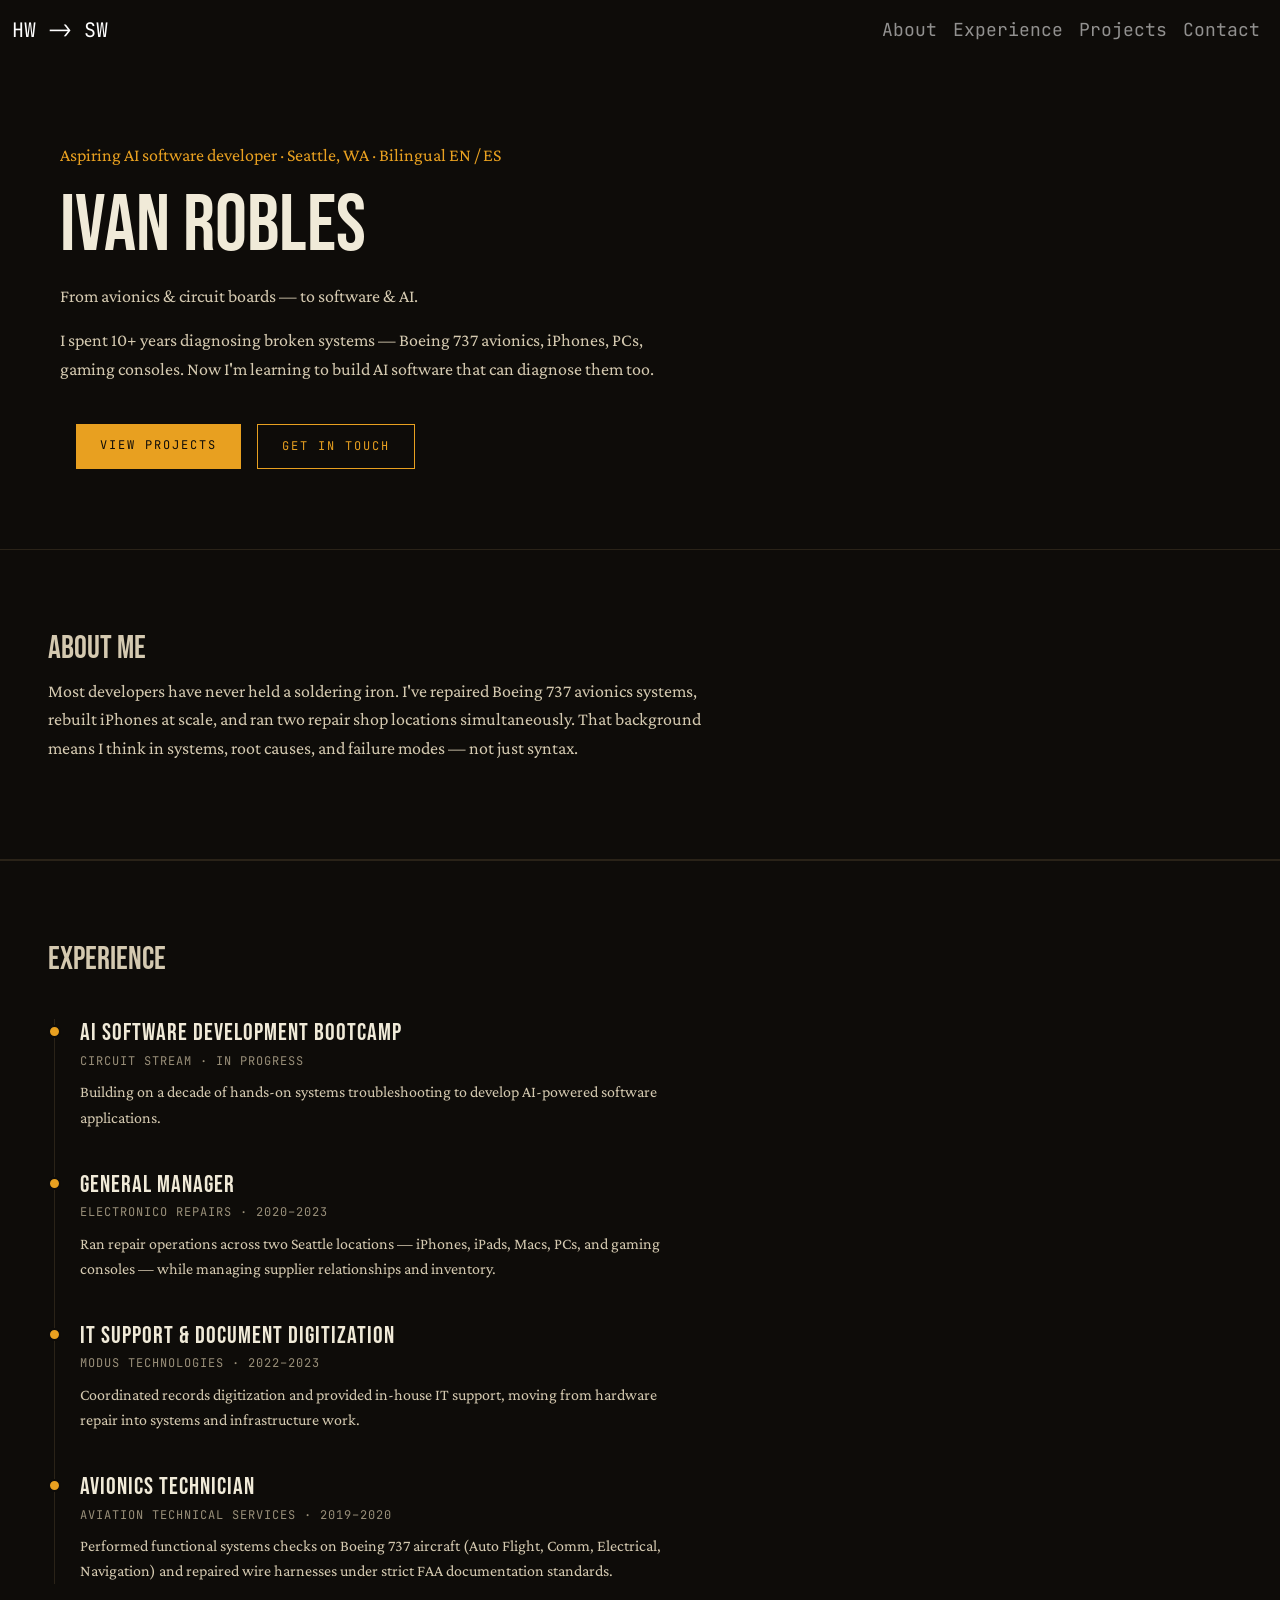
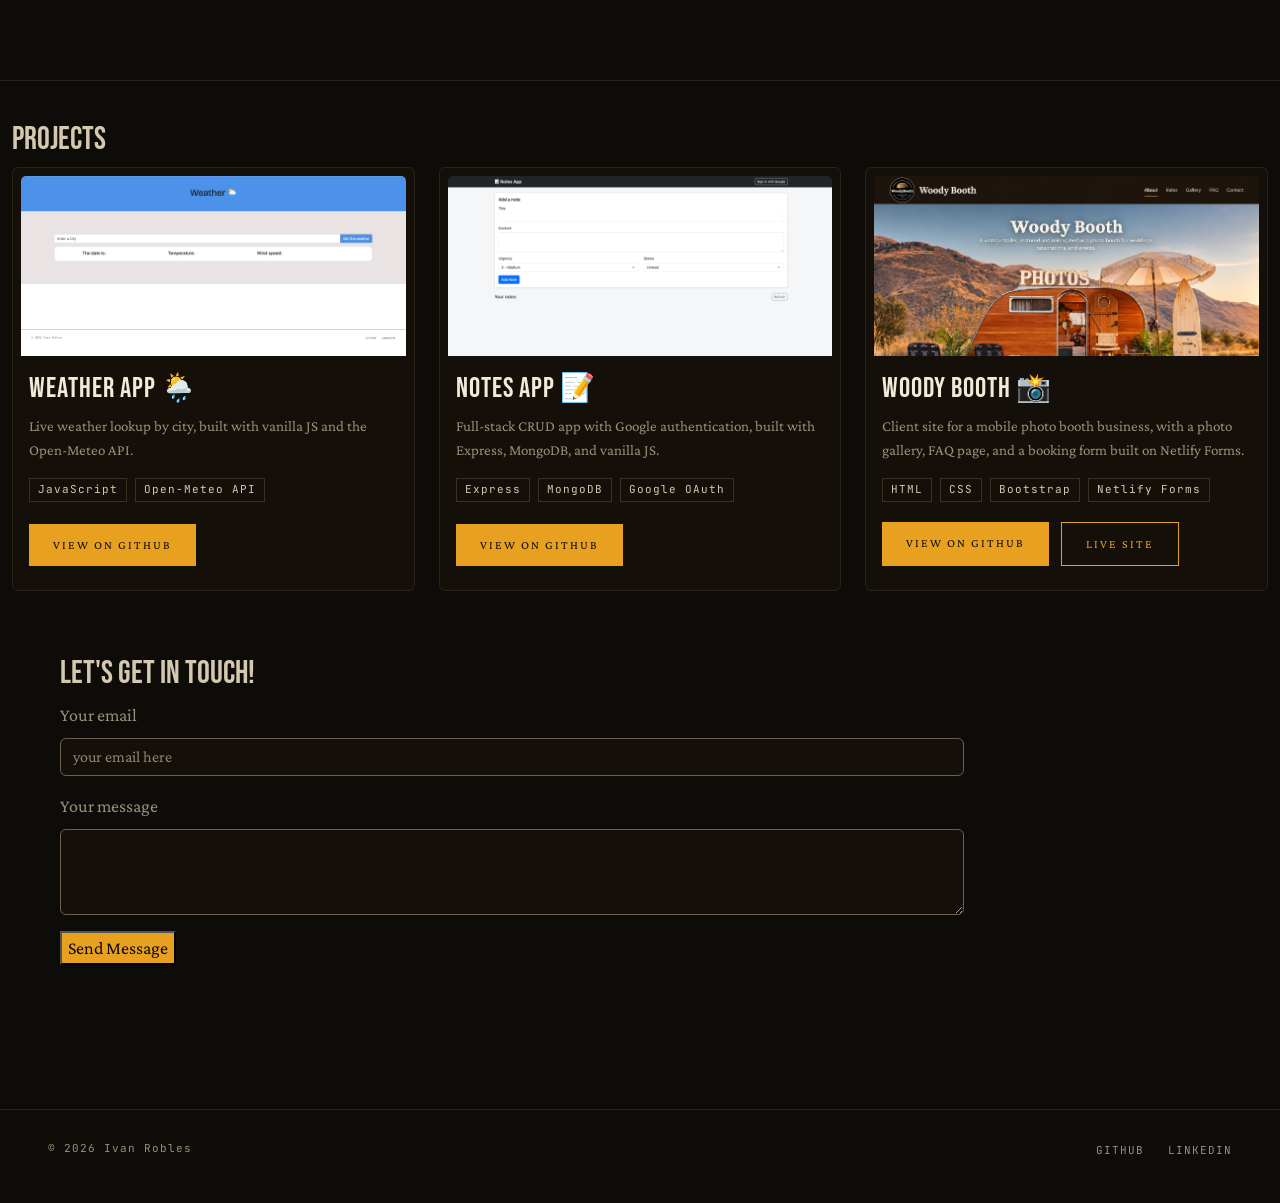
<file: index.html>
<!DOCTYPE html>
<html lang="en">

<head>
    <meta charset="UTF-8">
    <meta name="viewport" content="width=device-width, initial-scale=1.0">
    <title>Ivan Robles | Aspiring AI Software Developer</title>
    <meta name="description" content="Ivan Robles is a Seattle-based aspiring AI software developer with 10+ years of hardware and avionics troubleshooting experience. See his projects and get in touch.">

    <link href="https://cdn.jsdelivr.net/npm/bootstrap@5.3.8/dist/css/bootstrap.min.css" rel="stylesheet"
        integrity="sha384-sRIl4kxILFvY47J16cr9ZwB07vP4J8+LH7qKQnuqkuIAvNWLzeN8tE5YBujZqJLB" crossorigin="anonymous">
    <link rel="stylesheet" href="styles.css">
    <link
        href="https://fonts.googleapis.com/css2?family=Bebas+Neue&family=Crimson+Pro:ital,wght@0,300;0,400;1,300&family=JetBrains+Mono:wght@300;400;500&display=swap"
        rel="stylesheet">

</head>

<body>


    <header class="nav1 sticky-top">
        <nav class="navbar navbar-expand-lg" data-bs-theme="dark">
            <div class="container-fluid">
                <a class="navbar-brand" href="#">HW -> SW</a>
                <button class="navbar-toggler" type="button" data-bs-toggle="collapse" data-bs-target="#navbarNav"
                    aria-controls="navbarNav" aria-expanded="false" aria-label="Toggle navigation">
                    <span class="navbar-toggler-icon"></span>
                </button>
                <div class="collapse navbar-collapse" id="navbarNav">

                    <ul class="navbar-nav">
                        <li class="nav-item">
                            <a class="nav-link" href="#about">About</a>
                        </li>
                        <li class="nav-item">
                            <a class="nav-link" href="#experience">Experience</a>
                        </li>
                        <li class="nav-item">
                            <a class="nav-link" href="#projects">Projects</a>
                        </li>
                        <li class="nav-item">
                            <a class="nav-link" href="#contact">Contact</a>
                        </li>

                    </ul>
                </div>
            </div>
        </nav>
    </header>


    <div class="container-fluid">
        <div class="row g-4">
            <div class="col-12">
                <section class="hero" id="hero">
                    <p class="uphero">Aspiring AI software developer · Seattle, WA · Bilingual EN / ES</p>
                    <h1>Ivan Robles</h1>
                    <p class="hero-title">From avionics & circuit boards — to software & AI.</p>
                    <p class="hero-bio">
                        I spent 10+ years diagnosing broken systems — Boeing 737 avionics,
                        iPhones, PCs, gaming consoles. Now I'm learning to build AI software that can diagnose them too.
                    </p>
                    <div class="hero-buttons">
                        <div id="liveAlertPlaceholder"></div>
                        <a class="btn-solid" href="#projects">View Projects</a>
                        <a class="btn-outline" href="#contact">Get In Touch</a>
                    </div>
                </section>
            </div>


        </div>
    </div>

    <section class="about" id="about">
        <h2>About Me</h2>
        <p>
            Most developers have never held a soldering iron. I've repaired Boeing
            737 avionics systems, rebuilt iPhones at scale, and ran two repair shop
            locations simultaneously. That background means I think in systems,
            root causes, and failure modes — not just syntax.
        </p>

    </section>

<section class="experience" id="experience">
    <h2>Experience</h2>
    <div class="timeline">

        <div class="timeline-item">
            <div class="timeline-marker"></div>
            <div class="timeline-content">
                <h3 class="timeline-role">AI Software Development Bootcamp</h3>
                <p class="timeline-meta">Circuit Stream · In progress</p>
                <p class="timeline-desc">Building on a decade of hands-on systems troubleshooting to develop AI-powered software applications.</p>
            </div>
        </div>

        <div class="timeline-item">
            <div class="timeline-marker"></div>
            <div class="timeline-content">
                <h3 class="timeline-role">General Manager</h3>
                <p class="timeline-meta">Electronico Repairs · 2020–2023</p>
                <p class="timeline-desc">Ran repair operations across two Seattle locations — iPhones, iPads, Macs, PCs, and gaming consoles — while managing supplier relationships and inventory.</p>
            </div>
        </div>

        <div class="timeline-item">
            <div class="timeline-marker"></div>
            <div class="timeline-content">
                <h3 class="timeline-role">IT Support &amp; Document Digitization</h3>
                <p class="timeline-meta">Modus Technologies · 2022–2023</p>
                <p class="timeline-desc">Coordinated records digitization and provided in-house IT support, moving from hardware repair into systems and infrastructure work.</p>
            </div>
        </div>

        <div class="timeline-item">
            <div class="timeline-marker"></div>
            <div class="timeline-content">
                <h3 class="timeline-role">Avionics Technician</h3>
                <p class="timeline-meta">Aviation Technical Services · 2019–2020</p>
                <p class="timeline-desc">Performed functional systems checks on Boeing 737 aircraft (Auto Flight, Comm, Electrical, Navigation) and repaired wire harnesses under strict FAA documentation standards.</p>
            </div>
        </div>
    </div>
</section>

    <div class="container-fluid" id="projects">
        <h2>Projects</h2>
        <div class="row g-4">


            <div class="col-12 col-md-4">
    <div class="card h-100">
        <img src="images/weather.png" class="card-img-top" alt="Weather app screenshot">
        <div class="card-body">
            <div>
                <h5 class="card-title">Weather app 🌦️</h5>
                <p class="card-text">Live weather lookup by city, built with vanilla JS and the Open-Meteo API.</p>
                <ul class="tech-tags">
                    <li>JavaScript</li>
                    <li>Open-Meteo API</li>
                </ul>
            </div>
            <div class="card-links">
                <a href="https://github.com/Ivan-glitch90/Interactive-Website" class="btn btn-primary" target="_blank" rel="noopener noreferrer">View on GitHub</a>
                <!-- TODO: add a "Live demo" button here once this app is deployed -->
            </div>
        </div>
    </div>
</div>

<div class="col-12 col-md-4">
    <div class="card h-100">
        <img src="images/notes-app.png" class="card-img-top" alt="Notes App screenshot showing the note list and add-note form">
        <div class="card-body">
            <div>
                <h5 class="card-title">Notes App 📝</h5>
                <p class="card-text">Full-stack CRUD app with Google authentication, built with Express, MongoDB, and vanilla JS.</p>
                <ul class="tech-tags">
                    <li>Express</li>
                    <li>MongoDB</li>
                    <li>Google OAuth</li>
                </ul>
            </div>
            <div class="card-links">
                <a href="https://github.com/Ivan-glitch90/note-app" class="btn btn-primary" target="_blank" rel="noopener noreferrer">View on GitHub</a>
                <!-- TODO: add a "Live demo" button here once this app is deployed -->
            </div>
        </div>
    </div>
</div>

<div class="col-12 col-md-4">
    <div class="card h-100">
        <img src="images/Woody_Booth.png" class="card-img-top" alt="Woody Booth website screenshot showing a vintage trailer photo booth">
        <div class="card-body">
            <div>
                <h5 class="card-title">Woody Booth 📸</h5>
                <p class="card-text">Client site for a mobile photo booth business, with a photo gallery, FAQ page, and a booking form built on Netlify Forms.</p>
                <ul class="tech-tags">
                    <li>HTML</li>
                    <li>CSS</li>
                    <li>Bootstrap</li>
                    <li>Netlify Forms</li>
                </ul>
            </div>
            <div class="card-links">
                <a href="https://github.com/Ivan-glitch90/woody-booth" class="btn btn-primary" target="_blank" rel="noopener noreferrer">View on GitHub</a>
                <a href="https://woodybooth.com" class="btn btn-outline-card" target="_blank" rel="noopener noreferrer">Live site</a>
            </div>
        </div>
    </div>
</div>
        </div>
    </div>





    <div class="container-fluid">
        <section class="in_touch" id="contact">
            <h2>Let's get in touch!</h2>

            <div id="formAlertPlaceholder"></div>

            <form name="contact" method="POST" data-netlify="true" netlify-honeypot="bot-field"
                action="/thank-you.html">
                <input type="hidden" name="form-name" value="contact">

                <p class="visually-hidden">
                    <label>Don't fill this out: <input name="bot-field"></label>
                </p>

                <div class="mb-3">
                    <label for="email" class="form-label">Your email</label>
                    <input type="email" class="form-control" id="email" name="email" placeholder="your email here"
                        required>
                </div>
                <div class="mb-3">
                    <label for="message" class="form-label">Your message</label>
                    <textarea class="form-control" id="message" name="message" rows="3" required></textarea>
                </div>
                <button type="submit" class="btn-solid">Send Message</button>
            </form>
        </section>
    </div>


    <footer>
        <p class="footer-copy">© 2026 Ivan Robles</p>
        <ul class="footer-links">
            <li><a href="https://github.com/Ivan-glitch90" target="_blank">GitHub</a></li>
            <li><a href="https://www.linkedin.com/in/ivan-robles-943967b6/" target="_blank">LinkedIn</a></li>
        </ul>
    </footer>
    <script src="scripts.js"></script>
    <script src="https://cdn.jsdelivr.net/npm/bootstrap@5.3.8/dist/js/bootstrap.bundle.min.js"
        integrity="sha384-FKyoEForCGlyvwx9Hj09JcYn3nv7wiPVlz7YYwJrWVcXK/BmnVDxM+D2scQbITxI"
        crossorigin="anonymous"></script>


</body>

</html>
</file>
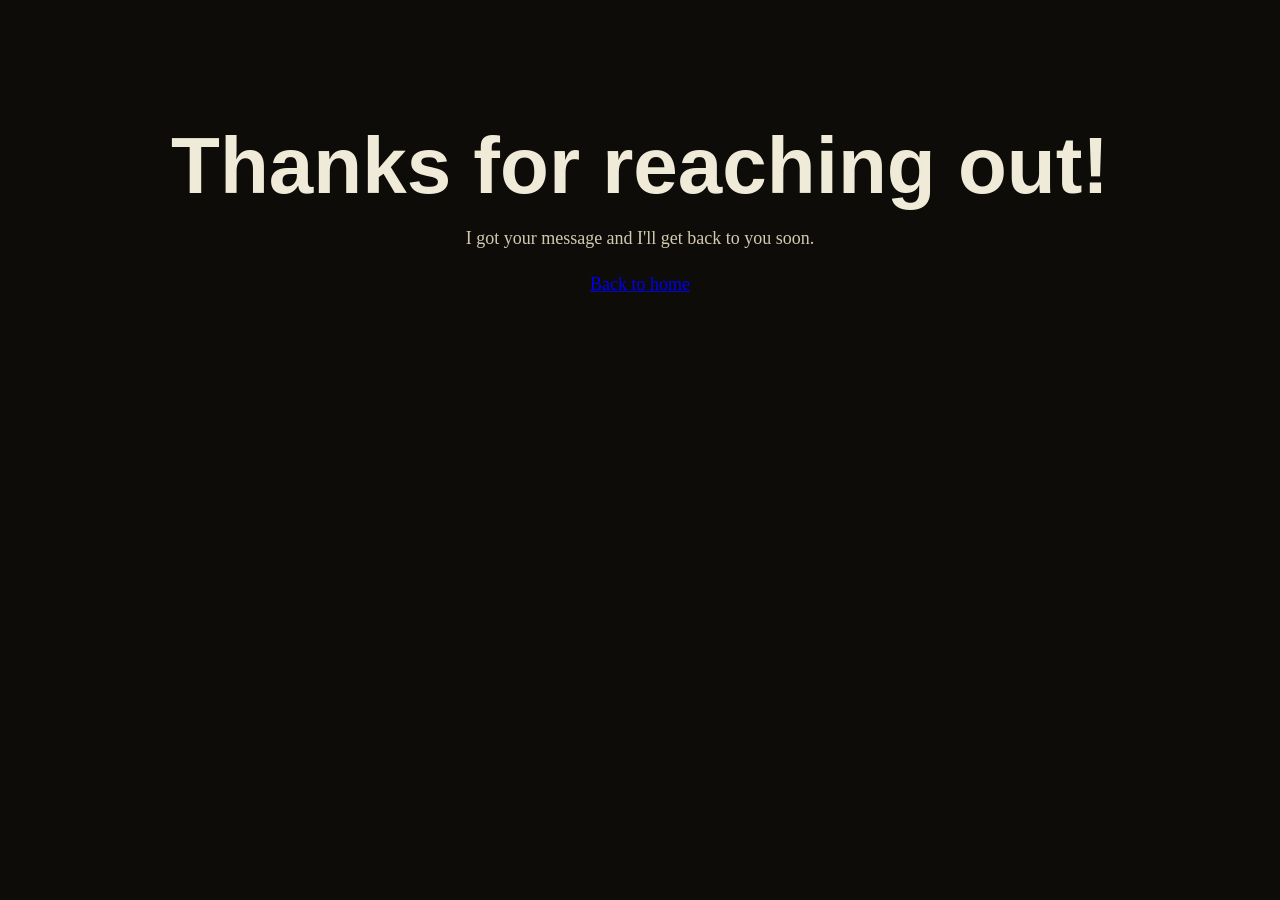
<file: thank-you.html>
<!DOCTYPE html>
<html lang="en">
<head>
  <meta charset="UTF-8">
  <title>Message sent</title>
  <link rel="stylesheet" href="styles.css">
</head>
<body>
  <div class="container-fluid" style="text-align:center; padding-top:4rem;">
    <h1>Thanks for reaching out!</h1>
    <p>I got your message and I'll get back to you soon.</p>
    <a href="/">Back to home</a>
  </div>
</body>
</html>
</file>
<file: styles.css>
body{
    background: #0e0c09;
    color: #d4c9b0;    
    font-family: 'Crimson Pro', serif;
    font-size: 18px;
    line-height: 1.6;/*Helps with line spacing for the entire doc*/
    
}

/*style for all the h1,h2's*/

h1, h2 {
    font-family: 'Bebas Neue', sans-serif;

}

/* Making my name bigger*/

h1 {
    font-size: 80px;
    color: #f0ead8;
    line-height: 1;
    margin-bottom: 16px;
}
/*Selecting buttons from navbar in 1 line learned 05/26/27*/
.navbar a, .hero-tag, .hero-buttons a {
  font-family: 'JetBrains Mono', monospace;
}

/* Navbar */
.navbar1 {
  display: flex;
  justify-content: flex-end;
  align-items: center;
  padding: 20px 48px;
  border-bottom: 1px solid #2a2318;
  gap: 36px;
  list-style: none;
  
}


.navbar1 a {
  color: #6b6050;
  text-decoration: none;
  font-size: 13px;
  letter-spacing: 2px;
  text-transform: uppercase;
}

.nav1 {
    background-color: #0e0c09; 
}



/*Hero section and text*/
.hero {
    display: flex;
    flex-direction: column;
    padding: 40px 48px;
    max-width: 700px;
    
}

.uphero{
    color: #e8a020;
}

/*About*/
.about{
    border-top: 1px solid #2a2318;
    padding: 80px 48px;
    border-bottom: 1px solid #2a2318;
    
}

.about p{
    max-width: 700px;
}

/*Buttons Hero section*/
.hero-buttons {
    display: flex;
    gap: 16px;
    margin-top: 24px;
}

.hero-buttons a {
    text-decoration: none;
    padding: 12px 24px;
    font-size: 12px;
    letter-spacing: 2px;
    text-transform: uppercase;
}

.btn-solid {
    background: #e8a020;
    color: #0e0c09;
    
}

.btn-outline {
    border: 1px solid #e8a020;
    color: #e8a020;
}

/*Footer*/

footer {
    display: flex;
    justify-content: space-between;
    align-items: center;
    padding: 24px 48px;
    border-top: 1px solid #2a2318;
    margin-top: 80px;
}

.footer-copy {
    font-family: 'JetBrains Mono', monospace;
    font-size: 11px;
    letter-spacing: 1px;
    color: #998f79;
}

.footer-links {
    display: flex;
    gap: 24px;
    list-style: none;
}

.footer-links a {
    font-family: 'JetBrains Mono', monospace;
    font-size: 11px;
    letter-spacing: 1px;
    text-transform: uppercase;
    color: #998f79;
    text-decoration: none;
}


/*Bootstrap getintouch added 05/26/26*/

.in_touch{
    font-family: 'Crimson Pro', serif;
    padding: 24px 48px;
    max-width: 1000px;
   
}

.form-control{
    background-color: #141009;
    border-color: #6b6050;
    color: #d4c9b0; /* Bootstrap defaults this to dark gray, which is unreadable on our dark background */
}

/* Bootstrap's :focus rule has higher specificity and turns fields white with dark text,
   so the dark colors have to be repeated here for the focused state */
.form-control:focus{
    background-color: #141009;
    color: #d4c9b0;
    border-color: #e8a020;
    box-shadow: 0 0 0 0.2rem rgba(232, 160, 32, 0.25);
}

/*Changing this was harder than expected*/
.form-control::placeholder{
    color: #8f8672; /* slightly lighter than before so it passes contrast checks */
}

.form-label{
    color: #998f79;
}

/*Card section added 05-26-26*/

/*added to have a space between line and cards*/
.container-fluid{
    padding-bottom: 40px;
}



.card{
    background-color:#141009;
    font-family: 'Crimson Pro', serif;
    color: #d4c9b0;
    border: 1px solid #2a2318;
    padding: 8px;
    
}

.card-text {
    font-size: 15px;
    color: #998f79;
}


/* Hoover effect - added/learned during class*/
.hero-buttons a:hover {
  opacity: 0.75;
}



.card-body{
    display: flex;
    flex-direction: column;
    justify-content: space-between;
    align-items: stretch;
    padding: 16px 8px;

}



/* Buttons cards*/

.btn-primary{
    background-color: #e8a020;
    color: #0e0c09;
    border: none;
    border-radius: 0%;
    text-transform: uppercase;
    padding: 12px 24px;
    font-size: 12px;
    letter-spacing: 2px;
    text-transform: uppercase;
}

.btn-primary:hover{
    background-color: #e8a020;
    opacity: 0.85;
    color: black;
}


/*using id to send menu to the right side of screen*/
#navbarNav{
    justify-content: end;
    color: #d4c9b0;
}

/*added aug 3rd 2026 suggestion */
.card-title {
    font-family: 'Bebas Neue', sans-serif;
    font-size: 28px;
    letter-spacing: 1px;
    color: #f0ead8;
    margin-bottom: 8px;
}

/*Experience section added Aug 2026*/

.experience {
    border-top: 1px solid #2a2318;
    padding: 80px 48px;
}

.timeline {
    position: relative;
    max-width: 700px;
    margin-top: 40px;
}

.timeline::before {
    content: "";
    position: absolute;
    left: 6px;
    top: 0;
    bottom: 0;
    width: 1px;
    background: #2a2318;
}

.timeline-item {
    position: relative;
    padding-left: 32px;
    margin-bottom: 40px;
}

.timeline-item:last-child {
    margin-bottom: 0;
}

.timeline-marker {
    position: absolute;
    left: 0;
    top: 6px;
    width: 13px;
    height: 13px;
    border-radius: 50%;
    background: #e8a020;
    border: 2px solid #0e0c09;
}

.timeline-role {
    font-family: 'Bebas Neue', sans-serif;
    font-size: 24px;
    letter-spacing: 1px;
    color: #f0ead8;
    margin-bottom: 4px;
}

.timeline-meta {
    font-family: 'JetBrains Mono', monospace;
    font-size: 12px;
    letter-spacing: 1px;
    text-transform: uppercase;
    color: #998f79;
    margin-bottom: 8px;
}

.timeline-desc {
    font-size: 16px;
    color: #d4c9b0;
    max-width: 600px;
}

#projects {
    border-top: 1px solid #2a2318;
    padding-top: 40px;
}

.card-img-top {
    height: 180px;
    object-fit: cover;
    object-position: top;
}

/* Tech tags on project cards */
.tech-tags {
    list-style: none;
    margin: 12px 0 0;
    padding: 0;
    display: flex;
    flex-wrap: wrap;
    gap: 8px;
}

.tech-tags li {
    font-family: 'JetBrains Mono', monospace;
    font-size: 11px;
    letter-spacing: 1px;
    color: #d4c9b0;
    border: 1px solid #3a3022;
    padding: 2px 8px;
}

/* Row of buttons at the bottom of each card */
.card-links {
    display: flex;
    flex-wrap: wrap;
    gap: 12px;
    margin-top: 20px;
}

/* Outline version of the card button, used for "Live site" */
.btn-outline-card {
    background-color: transparent;
    color: #e8a020;
    border: 1px solid #e8a020;
    border-radius: 0%;
    padding: 12px 24px;
    font-size: 12px;
    letter-spacing: 2px;
    text-transform: uppercase;
}

.btn-outline-card:hover {
    background-color: #e8a020;
    color: #0e0c09;
}
</file>
